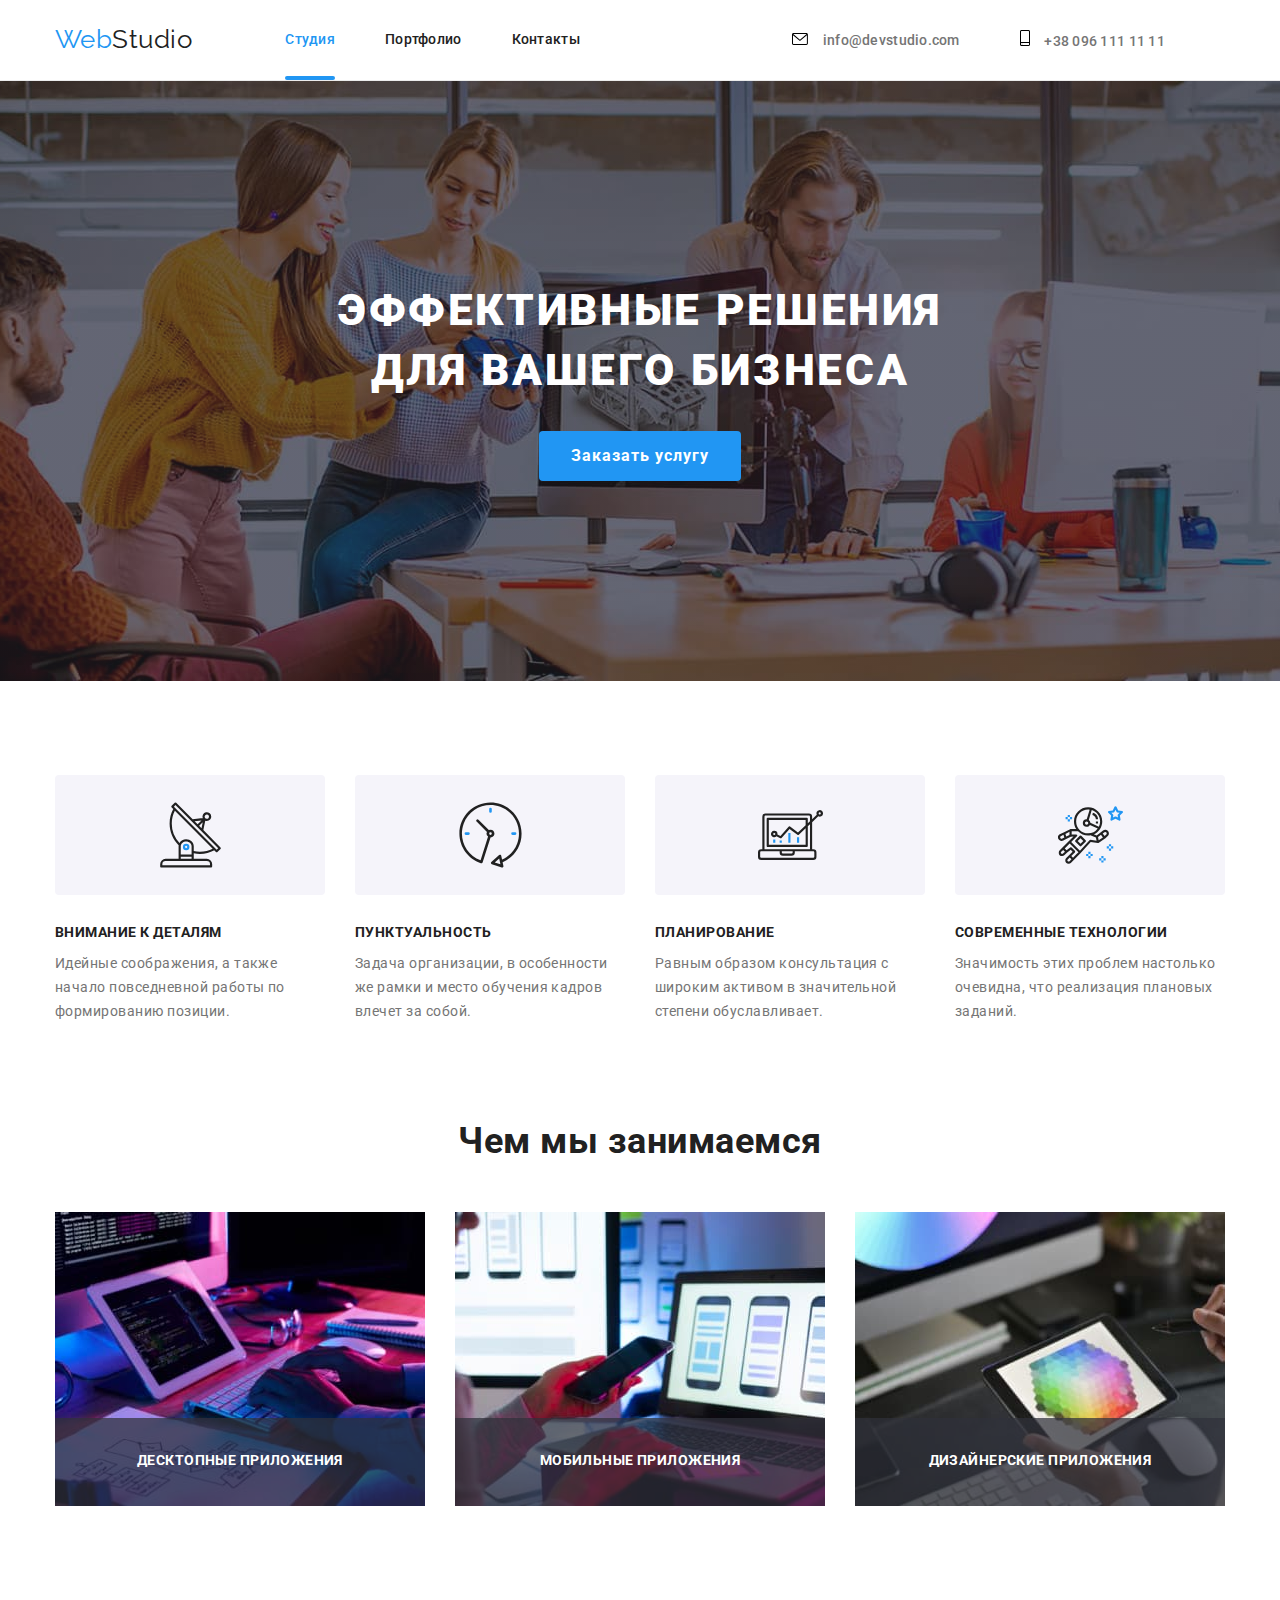
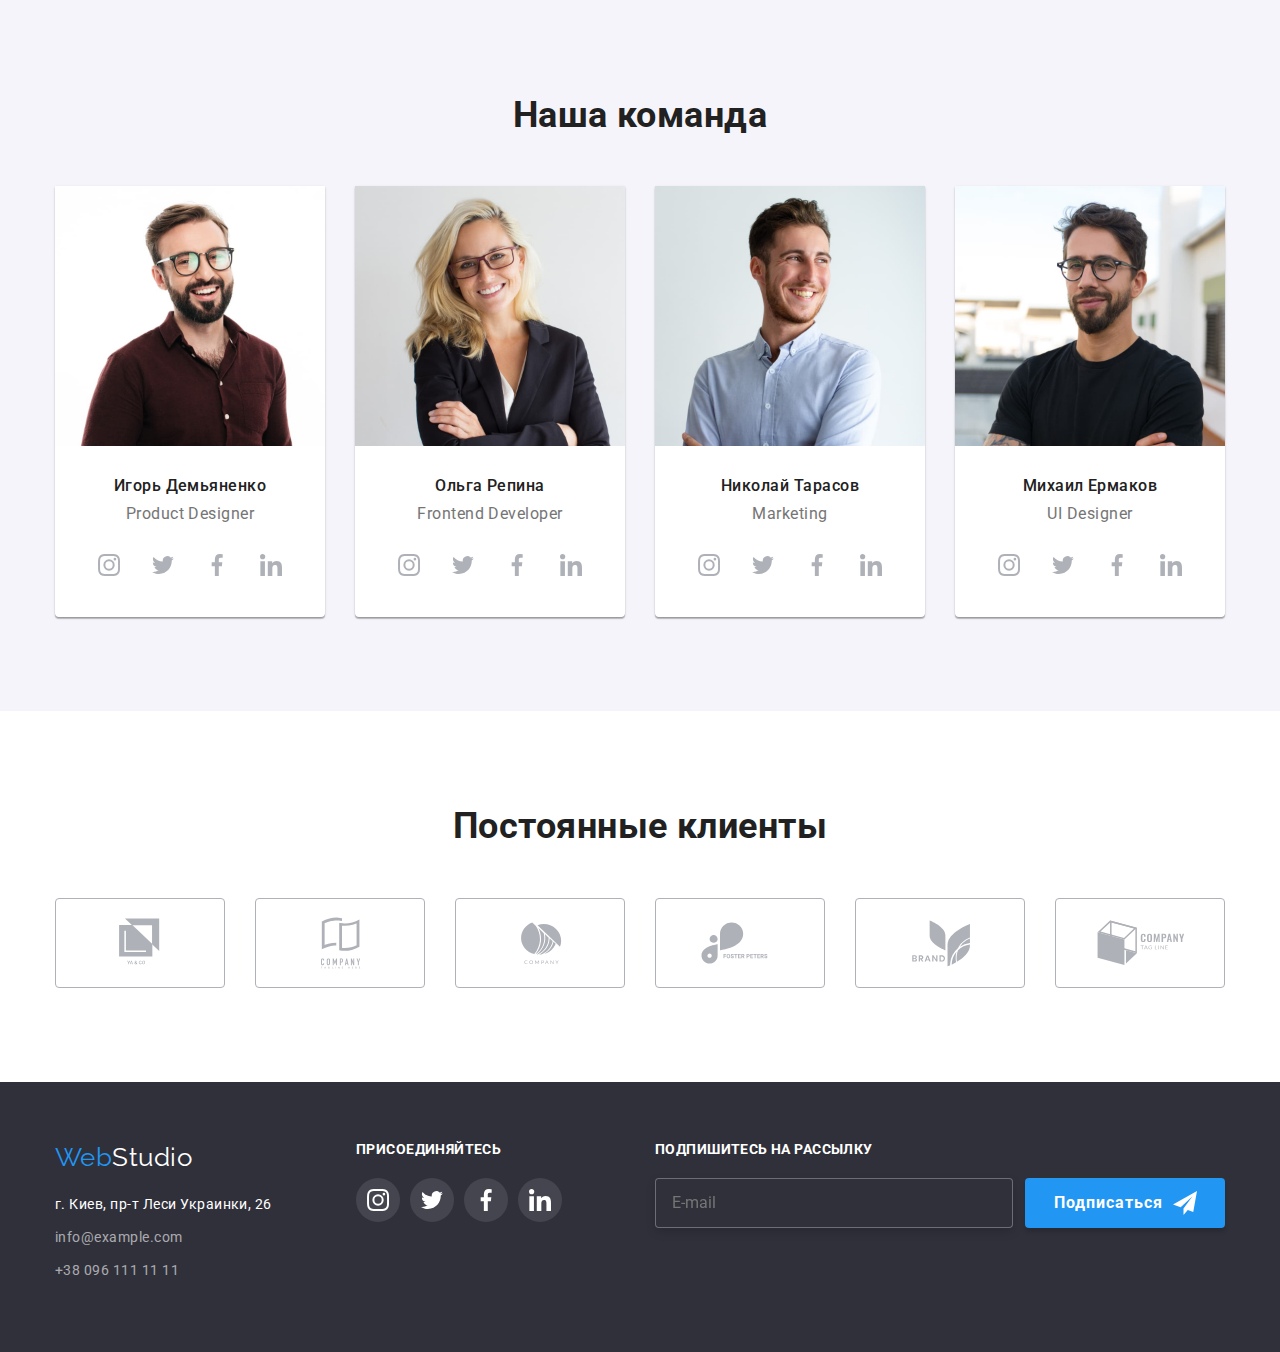
<file: index.html>
<!DOCTYPE html>
<html lang="en">
  <head>
    <link
      rel="stylesheet"
      href="https://cdn.jsdelivr.net/npm/modern-normalize@0.7.0/modern-normalize.min.css"
    />
    <meta charset="UTF-8" />
    <meta name="viewport" content="width=device-width, initial-scale=1.0" />
    <title>Document</title>
    <link
      href="https://fonts.googleapis.com/css2?family=Raleway:wght@700&family=Roboto:wght@400;500;700;900&display=swap"
      rel="stylesheet"
    />
    <!-- <link rel="stylesheet" href="./css/styles.css" /> -->
    <link rel="stylesheet" href="./css/main.min.css" />
    <style>
      a {
        text-decoration: none;
      }
    </style>
  </head>
  <body class="body">
    <!-- Шапка сайта -->
    <header class="line">
      <div class="conteiner header">
        <nav class="menu">
          <a href="" class="logo"><span class="accent">Web</span>Studio</a>
          <ul class="site-nav list">
            <li class="item">
              <a href="" class="link current underline link-studio">Студия</a>
            </li>
            <li class="item">
              <a href="./portfolio.html" class="link">Портфолио</a>
            </li>
            <li class="item"><a href="" class="link">Контакты</a></li>
          </ul>
        </nav>
        <ul class="auth-nav list">
          <li class="item">
            <a href="mailto:info@devstudio.com" class="envelope">
              <svg class="icon-envelope" width="16px" height="12px">
                <use href="./images/sprite.svg#envelope"></use>
              </svg>
            </a>
            <a href="mailto:info@devstudio.com" class="link envelope"
              >info@devstudio.com</a
            >
          </li>
          <li class="item">
            <a href="tel:+380961111111" class="smartphone">
              <svg class="icon-smartphone" width="10px" height="16px">
                <use href="./images/sprite.svg#smartphone"></use>
              </svg>
            </a>
            <a href="tel:+380961111111" class="link smartphone"
              >+38 096 111 11 11</a
            >
          </li>
        </ul>
      </div>
    </header>
    <main>
      <!-- Герой -->
      <section class="hero overlay">
        <div class="conteiner">
          <h1 class="hero-title">
            Эффективные решения <br />
            для вашего бизнеса
          </h1>
          <div class="hero-button">
            <button data-modal-open class="button">Заказать услугу</button>
            <div class="backdrop is-hidden" data-modal>
              <div class="modal">
                <button data-modal-close class="button-close">
                  <svg class="icon-close" width="11" height="11">
                    <use href="./images/sprite.svg#close"></use>
                  </svg>
                </button>
                <form class="modal-form">
                  <b class="modal-heading"
                    >Оставьте свои данные, мы вам перезвоним</b
                  >
                  <div class="form-field">
                    <label for="name" class="form-lable">Имя</label>
                    <input
                      type="text"
                      name="name"
                      id="name"
                      class="form-input"
                    />
                    <svg class="icon-modal-name" width="12px" height="12px">
                      <use href="./images/sprite.svg#modal-name"></use>
                    </svg>
                  </div>
                  <div class="form-field">
                    <label for="tel" class="form-lable">Телефон</label>
                    <input
                      type="tel"
                      name="telephone"
                      id="tel"
                      class="form-input"
                    />
                    <svg class="icon-modal-name" width="13px" height="13px">
                      <use href="./images/sprite.svg#modal-telefon"></use>
                    </svg>
                  </div>
                  <div class="form-field">
                    <label for="email" class="form-lable">Почта</label>
                    <input
                      type="email"
                      name="email"
                      id="email"
                      class="form-input"
                    />
                    <svg class="icon-modal-name" width="15px" height="12px">
                      <use href="./images/sprite.svg#modal-envelope"></use>
                    </svg>
                  </div>
                  <div class="form-field">
                    <label for="comment" class="form-lable">Комментарий</label>
                    <textarea
                      name="comment"
                      id="comment"
                      placeholder="Введите текст"
                      class="modal-comment form-input"
                    ></textarea>
                  </div>
                  <div class="modal-checkbox">
                    <label for="agreement" class="terms">
                      <input
                        type="checkbox"
                        name="agreement"
                        id="agreement"
                        class="icon-checkbox"
                      />
                      <span class="icon-checkbox-sprite"></span>
                      Соглашаюсь с рассылкой и принимаю
                      <a href="" class="link-contract"
                        >Условия договора</a
                      ></label
                    >
                  </div>
                  <button type="submit" class="button-send">Отправить</button>
                </form>
              </div>
            </div>
          </div>
        </div>
      </section>
      <!-- Наши преимущества -->
      <section class="advantages">
        <div class="conteiner">
          <h2 class="advantages-title visually-hidden">Наши преимущества</h2>
          <ul class="list list-advantages">
            <li class="detail">
              <div class="antenna">
                <svg class="icon-antenna" width="65px" height="120px">
                  <use href="./images/sprite.svg#antenna"></use>
                </svg>
              </div>
              <h3 class="title">Внимание к деталям</h3>
              <p class="text">
                Идейные соображения, а также начало повседневной работы по
                формированию позиции.
              </p>
            </li>
            <li class="detail">
              <div class="clock">
                <svg class="icon-clock" width="65px" height="120px">
                  <use href="./images/sprite.svg#clock"></use>
                </svg>
              </div>
              <h3 class="title">Пунктуальность</h3>
              <p class="text">
                Задача организации, в особенности же рамки и место обучения
                кадров влечет за собой.
              </p>
            </li>
            <li class="detail">
              <div class="diagram">
                <svg class="icon-diagram" width="65px" height="120px">
                  <use href="./images/sprite.svg#diagram"></use>
                </svg>
              </div>
              <h3 class="title">Планирование</h3>
              <p class="text">
                Равным образом консультация с широким активом в значительной
                степени обуславливает.
              </p>
            </li>
            <li class="detail">
              <div class="astronaut">
                <svg class="icon-astronaut" width="65px" height="120px">
                  <use href="./images/sprite.svg#astronaut"></use>
                </svg>
              </div>
              <h3 class="title">Современные технологии</h3>
              <p class="text">
                Значимость этих проблем настолько очевидна, что реализация
                плановых заданий.
              </p>
            </li>
          </ul>
        </div>
      </section>
      <!-- Чем мы занимаемся -->
      <section class="activity">
        <div class="conteiner">
          <h2 class="activity-title">Чем мы занимаемся</h2>
          <div class="development">
            <div class="development-options">
              <img
                src="./images/desktop.jpg"
                alt="Десктопные приложения"
                width="370"
              />
              <p class="activity-text">ДЕСКТОПНЫЕ ПРИЛОЖЕНИЯ</p>
            </div>
            <div class="development-options">
              <img
                class="hover-img"
                src="./images/mobile.jpg"
                alt="Мобильные приложения"
                width="370"
              />
              <p class="activity-text">МОБИЛЬНЫЕ ПРИЛОЖЕНИЯ</p>
            </div>
            <div class="development-options">
              <img
                src="./images/designer.jpg"
                alt="Дизайнерские решения"
                width="370"
              />
              <p class="activity-text">ДИЗАЙНЕРСКИЕ ПРИЛОЖЕНИЯ</p>
            </div>
          </div>
        </div>
      </section>
      <!-- Наша команда -->
      <section class="section">
        <div class="conteiner">
          <h2 class="section-title">Наша команда</h2>
          <ul class="list features">
            <li class="person">
              <img
                class="img-name"
                src="./images/igor.jpg"
                alt="Игорь Демьяненко"
                width="270"
              />
              <h3 class="name">Игорь Демьяненко</h3>
              <p class="text">Product Designer</p>
              <div class="social">
                <a href="" class="link-instagram">
                  <svg class="icon-instagram" width="22px" height="22px">
                    <use href="./images/sprite.svg#instagram"></use>
                  </svg>
                </a>
                <a href="" class="link-twitter">
                  <svg class="icon-twitter" width="22px" height="22px">
                    <use href="./images/sprite.svg#twitter"></use>
                  </svg>
                </a>
                <a href="" class="link-facebook">
                  <svg class="icon-facebook" width="22" height="22px">
                    <use href="./images/sprite.svg#facebook"></use>
                  </svg>
                </a>
                <a href="" class="link-linkedin">
                  <svg class="icon-linkedin" width="22px" height="22px">
                    <use href="./images/sprite.svg#linkedin"></use>
                  </svg>
                </a>
              </div>
            </li>
            <li class="person">
              <img
                class="img-name"
                src="./images/olga.jpg"
                alt="Ольга Репина"
                width="270"
              />
              <h3 class="name">Ольга Репина</h3>
              <p class="text">Frontend Developer</p>
              <div class="social">
                <a href="" class="link-instagram">
                  <svg class="icon-instagram" width="22px" height="22px">
                    <use href="./images/sprite.svg#instagram"></use>
                  </svg>
                </a>
                <a href="" class="link-twitter">
                  <svg class="icon-twitter" width="22px" height="22px">
                    <use href="./images/sprite.svg#twitter"></use>
                  </svg>
                </a>
                <a href="" class="link-facebook">
                  <svg class="icon-facebook" width="22" height="22px">
                    <use href="./images/sprite.svg#facebook"></use>
                  </svg>
                </a>
                <a href="" class="link-linkedin">
                  <svg class="icon-linkedin" width="22px" height="22px">
                    <use href="./images/sprite.svg#linkedin"></use>
                  </svg>
                </a>
              </div>
            </li>
            <li class="person">
              <img
                class="img-name"
                src="./images/nikolay.jpg"
                alt="Николай Тарасов"
                width="270"
              />
              <h3 class="name">Николай Тарасов</h3>
              <p class="text">Marketing</p>
              <div class="social">
                <a href="" class="link-instagram">
                  <svg class="icon-instagram" width="22px" height="22px">
                    <use href="./images/sprite.svg#instagram"></use>
                  </svg>
                </a>
                <a href="" class="link-twitter">
                  <svg class="icon-twitter" width="22px" height="22px">
                    <use href="./images/sprite.svg#twitter"></use>
                  </svg>
                </a>
                <a href="" class="link-facebook">
                  <svg class="icon-facebook" width="22" height="22px">
                    <use href="./images/sprite.svg#facebook"></use>
                  </svg>
                </a>
                <a href="" class="link-linkedin">
                  <svg class="icon-linkedin" width="22px" height="22px">
                    <use href="./images/sprite.svg#linkedin"></use>
                  </svg>
                </a>
              </div>
            </li>
            <li class="person">
              <img
                class="img-name"
                src="./images/mihail.jpg"
                alt="Михаил Ермаков"
                width="270"
              />
              <h3 class="name">Михаил Ермаков</h3>
              <p class="text">UI Designer</p>
              <div class="social">
                <a href="" class="link-instagram">
                  <svg class="icon-instagram" width="22px" height="22px">
                    <use href="./images/sprite.svg#instagram"></use>
                  </svg>
                </a>
                <a href="" class="link-twitter">
                  <svg class="icon-twitter" width="22px" height="22px">
                    <use href="./images/sprite.svg#twitter"></use>
                  </svg>
                </a>
                <a href="" class="link-facebook">
                  <svg class="icon-facebook" width="22" height="22px">
                    <use href="./images/sprite.svg#facebook"></use>
                  </svg>
                </a>
                <a href="" class="link-linkedin">
                  <svg class="icon-linkedin" width="22px" height="22px">
                    <use href="./images/sprite.svg#linkedin"></use>
                  </svg>
                </a>
              </div>
            </li>
          </ul>
        </div>
      </section>
      <!-- Постоянные клиенты -->
      <section class="clients">
        <div class="conteiner">
          <h2 class="title-clients">Постоянные клиенты</h2>
          <ul class="list-clients">
            <li class="list">
              <a href="" class="client1">
                <svg class="icon-client1" width="170px" height="90px">
                  <use href="./images/sprite.svg#client1"></use>
                </svg>
              </a>
            </li>
            <li class="list">
              <a href="" class="client2">
                <svg class="icon-client2" width="170px" height="90px">
                  <use href="./images/sprite.svg#client2"></use>
                </svg>
              </a>
            </li>
            <li class="list">
              <a href="" class="client2">
                <svg class="icon-client3" width="170px" height="90px">
                  <use href="./images/sprite.svg#client3"></use>
                </svg>
              </a>
            </li>
            <li class="list">
              <a href="" class="client4">
                <svg class="icon-client4" width="170px" height="90px">
                  <use href="./images/sprite.svg#client4"></use>
                </svg>
              </a>
            </li>
            <li class="list">
              <a href="" class="client5">
                <svg class="icon-client5" width="170px" height="90px">
                  <use href="./images/sprite.svg#client5"></use>
                </svg>
              </a>
            </li>
            <li class="list">
              <a href="" class="client6">
                <svg class="icon-client6" width="170px" height="90px">
                  <use href="./images/sprite.svg#client6"></use>
                </svg>
              </a>
            </li>
          </ul>
        </div>
      </section>
    </main>
    <footer class="footer">
      <div class="conteiner-footer">
        <ul class="list list-footer">
          <li class="footer-blok">
            <a href="" class="logo-footer"
              ><span class="accent">Web</span>Studio</a
            >
            <address class="contacts">
              <a class="title-address" href=""
                >г. Киев, пр-т Леси Украинки, 26</a
              >
              <a class="title" href="mailto:info@example.com"
                >info@example.com</a
              >
              <a class="title" href="tel:+380961111111">+38 096 111 11 11</a>
            </address>
          </li>
          <li class="social-networks">
            <b class="welcome">ПРИСОЕДИНЯЙТЕСЬ</b>
            <div class="social-footer">
              <a href="" class="link-instagram">
                <svg class="icon-instagram-footer" width="22px" height="22px">
                  <use href="./images/sprite.svg#instagram"></use>
                </svg>
              </a>
              <a href="" class="link-twitter">
                <svg class="icon-twitter-footer" width="22px" height="22px">
                  <use href="./images/sprite.svg#twitter"></use>
                </svg>
              </a>
              <a href="" class="link-facebook">
                <svg class="icon-facebook-footer" width="22" height="22px">
                  <use href="./images/sprite.svg#facebook"></use>
                </svg>
              </a>
              <a href="" class="link-linkedin">
                <svg class="icon-linkedin-footer" width="22px" height="22px">
                  <use href="./images/sprite.svg#linkedin"></use>
                </svg>
              </a>
            </div>
          </li>
          <li class="subscribe">
            <b class="welcome">ПОДПИШИТЕСЬ НА РАССЫЛКУ</b>
            <form class="subscribe-section">
              <input
                type="email"
                name="email"
                placeholder="E-mail"
                class="subscribe-email"
              />
              <button type="submit" class="button-subscribe">
                Подписаться<svg class="icon-send" width="24" height="24">
                  <use href="./images/sprite.svg#send"></use>
                </svg>
              </button>
            </form>
          </li>
        </ul>
      </div>
    </footer>
    <script src="./js/modal.js"></script>
  </body>
</html>
</file>
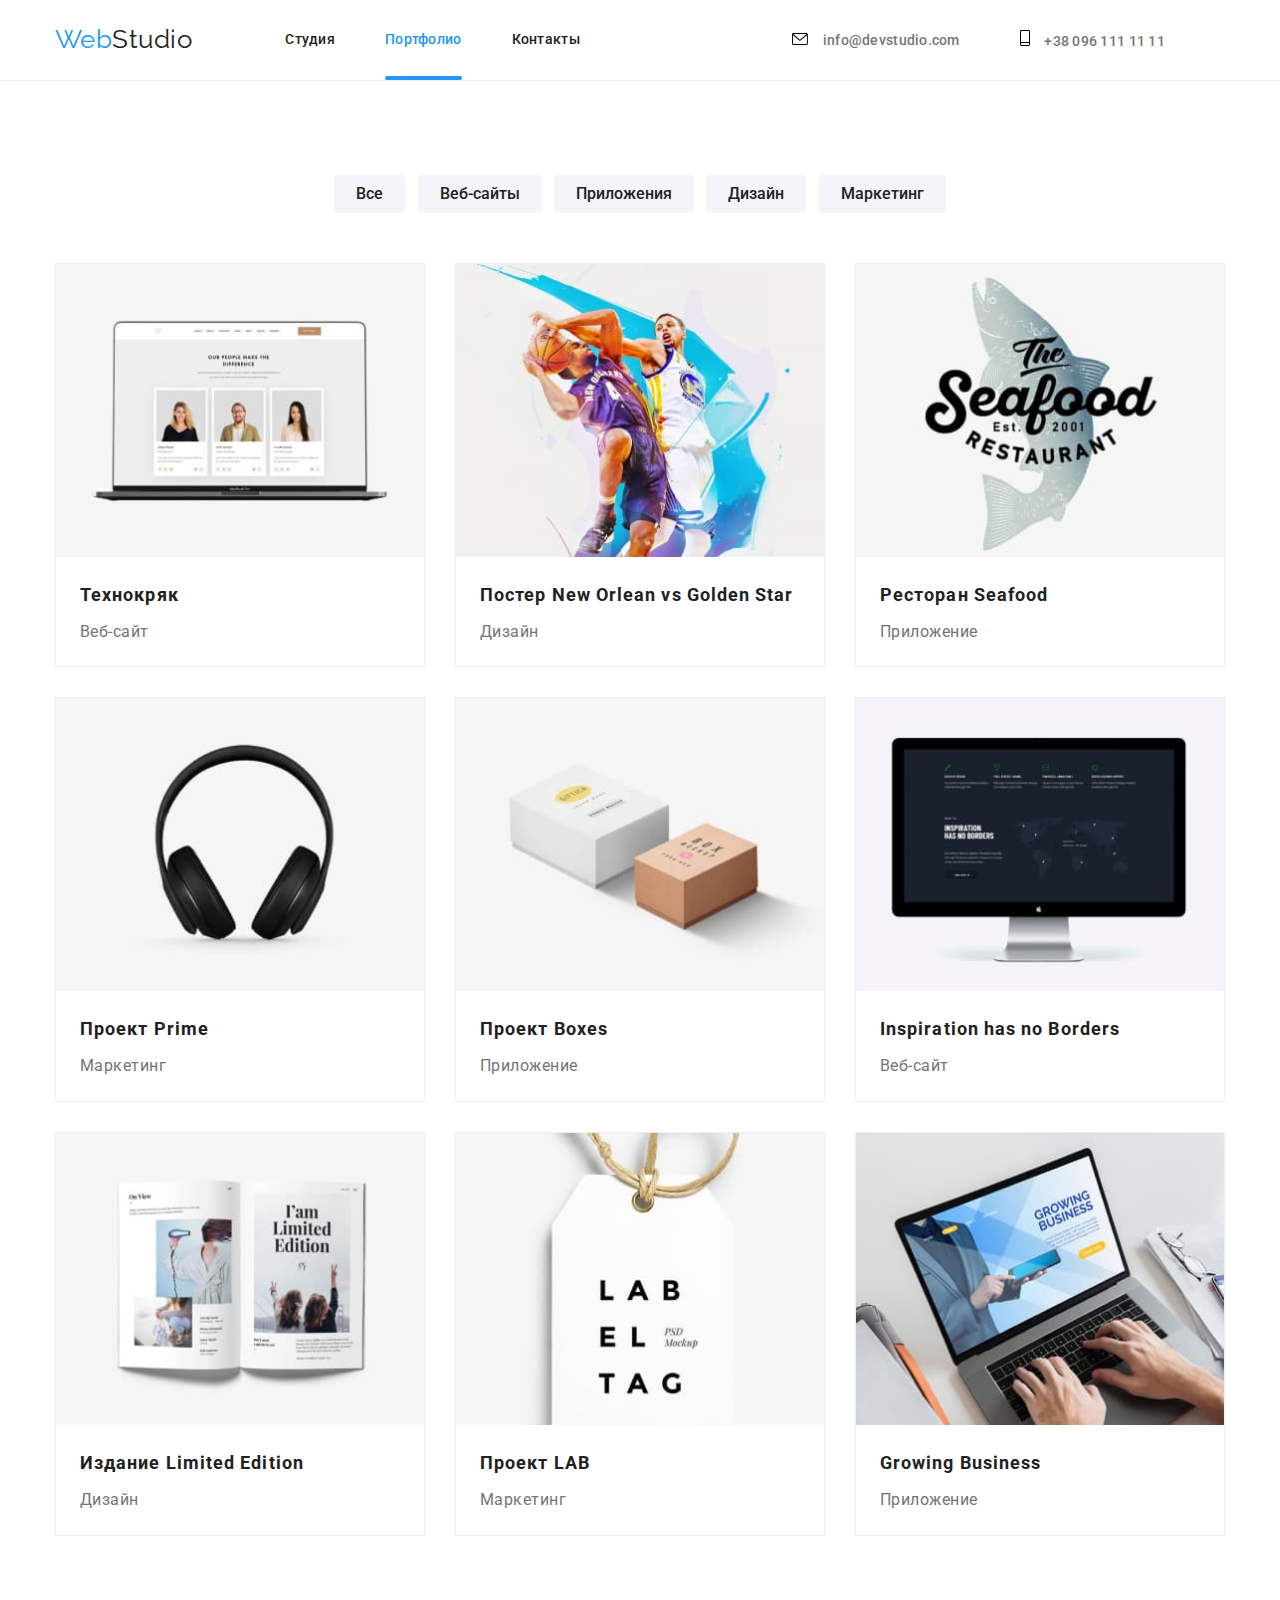
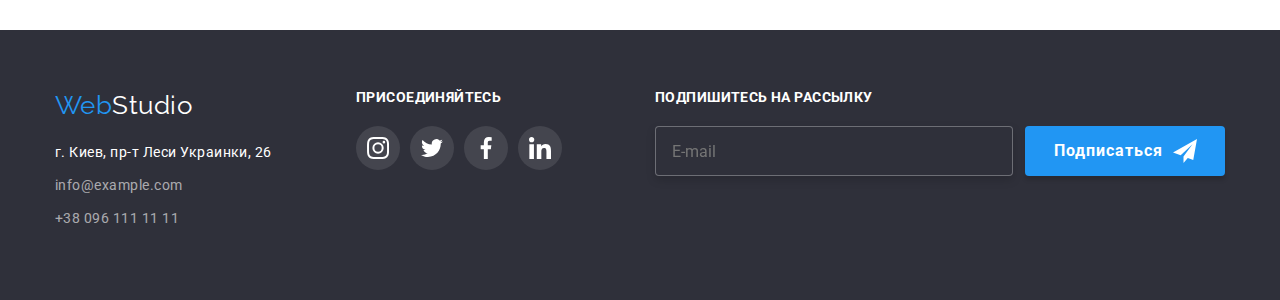
<file: portfolio.html>
<!DOCTYPE html>
<html lang="en">
  <head>
    <link
      rel="stylesheet"
      href="https://cdn.jsdelivr.net/npm/modern-normalize@0.7.0/modern-normalize.min.css"
    />
    <meta charset="UTF-8" />
    <meta name="viewport" content="width=device-width, initial-scale=1.0" />
    <title>Document</title>
    <link
      href="https://fonts.googleapis.com/css2?family=Raleway:wght@700&family=Roboto:wght@400;500;700;900&display=swap"
      rel="stylesheet"
    />

    <!-- <link rel="stylesheet" href="./css/styles.css" /> -->
    <link rel="stylesheet" href="./css/main.min.css" />
    <style>
      a {
        text-decoration: none;
      }
    </style>
  </head>
  <body class="body">
    <!-- Шапка сайта -->
    <header class="line">
      <div class="conteiner header">
        <nav class="menu">
          <a href="" class="logo"><span class="accent">Web</span>Studio</a>
          <ul class="site-nav list">
            <li class="item">
              <a href="./index.html " class="link">Студия</a>
            </li>
            <li class="item">
              <a
                href="./portfolio.html"
                class="link current underline link-studio"
                >Портфолио</a
              >
            </li>
            <li class="item"><a href="" class="link">Контакты</a></li>
          </ul>
        </nav>
        <ul class="auth-nav list">
          <li class="item">
            <div>
              <a href="mailto:info@devstudio.com" class="envelope">
                <svg class="icon-envelope" width="16px" height="12px">
                  <use href="./images/sprite.svg#envelope"></use>
                </svg>
              </a>
              <a href="mailto:info@devstudio.com" class="link envelope"
                >info@devstudio.com</a
              >
            </div>
          </li>
          <li class="item">
            <a href="tel:+380961111111" class="smartphone">
              <svg class="icon-smartphone" width="10px" height="16px">
                <use href="./images/sprite.svg#smartphone"></use>
              </svg>
            </a>
            <a href="tel:+380961111111" class="link smartphone"
              >+38 096 111 11 11</a
            >
          </li>
        </ul>
      </div>
    </header>
    <main>
      <!-- Портфолио -->
      <section class="portfolio">
        <div class="conteiner-portfolio">
          <h1 class="portfolio-header visually-hidden">Портфолио</h1>
          <nav>
            <div>
              <button type="button" class="button-portfolio">Все</button>
              <button type="button" class="button-portfolio">Веб-сайты</button>
              <button type="button" class="button-portfolio">Приложения</button>
              <button type="button" class="button-portfolio">Дизайн</button>
              <button type="button" class="button-portfolio">Маркетинг</button>
            </div>
          </nav>
        </div>
      </section>
      <!-- Портфолио Все -->
      <section class="section-portfolio">
        <ul class="list-portfolio conteiner">
          <li class="block">
            <a href="">
              <div class="actions">
                <img src="./images/project1.jpg" alt="Технокряк" />
                <p class="actions-text">
                  Технокряк это современная площадка распространения
                  коронавируса. Компании используют эту платформу для цифрового
                  шпионажа и атак на защищённые сервера конкурентов.
                </p>
              </div>
              <h2 class="link">Технокряк</h2>
              <p class="portfolio-text">Веб-сайт</p>
            </a>
          </li>
          <li class="block">
            <a href="">
              <div class="actions">
                <img
                  src="./images/project2.jpg"
                  alt="Постер New Orlean vs Golden Star"
                />
                <p class="actions-text">
                  Технокряк это современная площадка распространения
                  коронавируса. Компании используют эту платформу для цифрового
                  шпионажа и атак на защищённые сервера конкурентов.
                </p>
              </div>
              <h2 class="link">Постер New Orlean vs Golden Star</h2>
              <p class="portfolio-text">Дизайн</p>
            </a>
          </li>
          <li class="block">
            <a href="">
              <div class="actions">
                <img src="./images/project3.jpg" alt="Ресторан Seafood" />
                <p class="actions-text">
                  Технокряк это современная площадка распространения
                  коронавируса. Компании используют эту платформу для цифрового
                  шпионажа и атак на защищённые сервера конкурентов.
                </p>
              </div>
              <h2 class="link">Ресторан Seafood</h2>
              <p class="portfolio-text">Приложение</p>
            </a>
          </li>
          <li class="block">
            <a href="">
              <div class="actions">
                <img src="./images/project4.jpg" alt="Проект Prime" />
                <p class="actions-text">
                  Технокряк это современная площадка распространения
                  коронавируса. Компании используют эту платформу для цифрового
                  шпионажа и атак на защищённые сервера конкурентов.
                </p>
              </div>
              <h2 class="link">Проект Prime</h2>
              <p class="portfolio-text">Маркетинг</p>
            </a>
          </li>
          <li class="block">
            <a href="">
              <div class="actions">
                <img src="./images/project5.jpg" alt="Проект Boxes" />
                <p class="actions-text">
                  Технокряк это современная площадка распространения
                  коронавируса. Компании используют эту платформу для цифрового
                  шпионажа и атак на защищённые сервера конкурентов.
                </p>
              </div>
              <h2 class="link">Проект Boxes</h2>
              <p class="portfolio-text">Приложение</p>
            </a>
          </li>
          <li class="block">
            <a href="">
              <div class="actions">
                <img
                  src="./images/project6.jpg"
                  alt="Inspiration has no Borders"
                />
                <p class="actions-text">
                  Технокряк это современная площадка распространения
                  коронавируса. Компании используют эту платформу для цифрового
                  шпионажа и атак на защищённые сервера конкурентов.
                </p>
              </div>
              <h2 class="link">Inspiration has no Borders</h2>
              <p class="portfolio-text">Веб-сайт</p>
            </a>
          </li>
          <li class="block">
            <a href="">
              <div class="actions">
                <img
                  src="./images/project7.jpg"
                  alt="Издание Limited Edition"
                />
                <p class="actions-text">
                  Технокряк это современная площадка распространения
                  коронавируса. Компании используют эту платформу для цифрового
                  шпионажа и атак на защищённые сервера конкурентов.
                </p>
              </div>
              <h2 class="link">Издание Limited Edition</h2>
              <p class="portfolio-text">Дизайн</p>
            </a>
          </li>
          <li class="block">
            <a href="">
              <div class="actions">
                <img src="./images/project8.jpg" alt="Проект LAB" />
                <p class="actions-text">
                  Технокряк это современная площадка распространения
                  коронавируса. Компании используют эту платформу для цифрового
                  шпионажа и атак на защищённые сервера конкурентов.
                </p>
              </div>
              <h2 class="link">Проект LAB</h2>
              <p class="portfolio-text">Маркетинг</p>
            </a>
          </li>
          <li class="block">
            <a href="">
              <div class="actions">
                <img src="./images/project9.jpg" alt="Growing Business" />
                <p class="actions-text">
                  Технокряк это современная площадка распространения
                  коронавируса. Компании используют эту платформу для цифрового
                  шпионажа и атак на защищённые сервера конкурентов.
                </p>
              </div>
              <h2 class="link">Growing Business</h2>
              <p class="portfolio-text">Приложение</p>
            </a>
          </li>
        </ul>
      </section>
    </main>
    <footer class="footer">
      <div class="conteiner-footer">
        <ul class="list list-footer">
          <li class="footer-blok">
            <a href="" class="logo-footer"
              ><span class="accent">Web</span>Studio</a
            >
            <address class="contacts">
              <a class="title-address" href=""
                >г. Киев, пр-т Леси Украинки, 26</a
              >
              <a class="title" href="mailto:info@example.com"
                >info@example.com</a
              >
              <a class="title" href="tel:+380961111111">+38 096 111 11 11</a>
            </address>
          </li>
          <li class="social-networks">
            <b class="welcome">ПРИСОЕДИНЯЙТЕСЬ</b>
            <div class="social-footer">
              <a href="" class="link-instagram">
                <svg class="icon-instagram-footer" width="22px" height="22px">
                  <use href="./images/sprite.svg#instagram"></use>
                </svg>
              </a>
              <a href="" class="link-twitter">
                <svg class="icon-twitter-footer" width="22px" height="22px">
                  <use href="./images/sprite.svg#twitter"></use>
                </svg>
              </a>
              <a href="" class="link-facebook">
                <svg class="icon-facebook-footer" width="22" height="22px">
                  <use href="./images/sprite.svg#facebook"></use>
                </svg>
              </a>
              <a href="" class="link-linkedin">
                <svg class="icon-linkedin-footer" width="22px" height="22px">
                  <use href="./images/sprite.svg#linkedin"></use>
                </svg>
              </a>
            </div>
          </li>
          <li class="subscribe">
            <b class="welcome">ПОДПИШИТЕСЬ НА РАССЫЛКУ</b>
            <form class="subscribe-section">
              <input
                type="email"
                name="email"
                placeholder="E-mail"
                class="subscribe-email"
              />
              <button type="submit" class="button-subscribe">
                Подписаться<svg class="icon-send" width="24" height="24">
                  <use href="./images/sprite.svg#send"></use>
                </svg>
              </button>
            </form>
          </li>
        </ul>
      </div>
    </footer>
  </body>
</html>
</file>
<file: css/main.min.css>
.body{background-color:#ffffff;color:var(--primary-text-color);font-family:Roboto, sans-serif;letter-spacing:0.03em}.list{list-style:none;margin:0px;padding:0px}.conteiner{width:1200px;padding-left:15px;padding-right:15px;margin-left:auto;margin-right:auto;margin-top:0px;margin-bottom:0px}.visually-hidden{position:absolute;width:1px;height:1px;margin:-1px;border:0;padding:0;clip:rect(0 0 0 0);overflow:hidden}img,svg{display:block;max-width:100%;height:auto}.header{display:-webkit-box;display:-ms-flexbox;display:flex;-webkit-box-align:center;-ms-flex-align:center;align-items:center;margin-bottom:0px}.menu{display:-webkit-box;display:-ms-flexbox;display:flex;-webkit-box-align:center;-ms-flex-align:center;align-items:center}.site-nav{display:-webkit-box;display:-ms-flexbox;display:flex}.site-nav .item{margin-right:50px}.site-nav .item:last-child{margin-right:0px}.site-nav .link{display:block;padding-top:32px;padding-bottom:32px;color:#212121;font-weight:500;font-size:14px;line-height:1.14;letter-spacing:0.02em;-webkit-transition:250ms cubic-bezier(0.4, 0, 0.2, 1);transition:250ms cubic-bezier(0.4, 0, 0.2, 1)}.site-nav .link.current{color:#2196f3}.site-nav .link:hover,.site-nav .link:focus{color:#2196f3}.auth-nav{display:-webkit-box;display:-ms-flexbox;display:flex;-webkit-box-align:center;-ms-flex-align:center;align-items:center;margin-left:auto}.auth-nav .item{margin-right:50px}.item:hover{fill:#2196f3}.auth-nav .link{color:#757575;font-weight:500;font-size:14px;line-height:1.14;letter-spacing:0.02em;-webkit-transition:250ms cubic-bezier(0.4, 0, 0.2, 1);transition:250ms cubic-bezier(0.4, 0, 0.2, 1)}.auth-nav .link:hover,.auth-nav .link:focus{color:#2196f3}.envelope{border:none;margin-right:10px;background-color:#fff;-webkit-transition:250ms cubic-bezier(0.4, 0, 0.2, 1);transition:250ms cubic-bezier(0.4, 0, 0.2, 1);display:-webkit-inline-box;display:-ms-inline-flexbox;display:inline-flex;-webkit-box-align:center;-ms-flex-align:center;align-items:center}.smartphone{border:none;margin-right:10px;background-color:#fff;-webkit-transition:250ms cubic-bezier(0.4, 0, 0.2, 1);transition:250ms cubic-bezier(0.4, 0, 0.2, 1);display:-webkit-inline-box;display:-ms-inline-flexbox;display:inline-flex;-webkit-box-align:center;-ms-flex-align:center;align-items:center}.underline::after{content:"";display:block;width:100%;height:4px;border-radius:2px;background:#2196f3;position:absolute;left:0;bottom:0;margin:0px;padding:0px}.link-studio{position:relative}.logo{display:block;padding-top:24px;padding-bottom:25px;margin-right:93px;color:#212121;font-family:Raleway, sans-serif;font-size:26px;line-height:1.2;-webkit-transition:250ms cubic-bezier(0.4, 0, 0.2, 1);transition:250ms cubic-bezier(0.4, 0, 0.2, 1)}.logo:hover,.logo:focus{color:#2196f3}.logo .accent{color:#2196f3}.overlay{max-width:1600px;height:600px;margin-left:auto;margin-right:auto;background-image:-webkit-gradient(linear, left top, right top, from(rgba(47,48,58,0.4)), to(rgba(47,48,58,0.4))),url(../images/hero.jpg);background-image:linear-gradient(to right, rgba(47,48,58,0.4), rgba(47,48,58,0.4)),url(../images/hero.jpg);background-repeat:no-repeat;background-position:center;background-size:cover}.hero{background-color:#2f303a;text-align:center;padding-top:200px;padding-bottom:200px}.hero-title{display:block;margin-top:0px;margin-bottom:30px;color:#fff;font-style:400;font-weight:900;font-size:44px;line-height:1.36;text-align:center;letter-spacing:0.06em;text-transform:uppercase}.button{border-radius:4px;padding-left:32px;padding-right:32px;padding-top:10px;padding-bottom:10px;min-width:200px;height:50px;text-align:center;border:1px transparent;color:#fff;background-color:#2196f3;border:#2196f3;font-family:inherit;font-weight:bold;font-size:16px;line-height:1.88;letter-spacing:0.06em}.backdrop{z-index:1;position:fixed;top:0px;left:0px;width:100%;height:100%;background:rgba(0,0,0,0.2);opacity:1;-webkit-transition:opasity 250ms cubic-bezier(0.4, 0, 0.2, 1);transition:opasity 250ms cubic-bezier(0.4, 0, 0.2, 1)}.backdrop.is-hidden{opacity:0;pointer-events:none}.backdrop.is-hidden .modal{-webkit-transform:translate(-50%, -50%) scale(0.7);transform:translate(-50%, -50%) scale(0.7)}.modal{z-index:2;position:absolute;top:50%;left:50%;min-width:528px;min-height:581px;background-color:#ffffff;-webkit-box-shadow:0px 1px 3px rgba(0,0,0,0.12),0px 1px 1px rgba(0,0,0,0.14),0px 2px 1px rgba(0,0,0,0.2);box-shadow:0px 1px 3px rgba(0,0,0,0.12),0px 1px 1px rgba(0,0,0,0.14),0px 2px 1px rgba(0,0,0,0.2);border-radius:4px;-webkit-transform:translate(-50%, -50%) scale(1);transform:translate(-50%, -50%) scale(1);-webkit-transition:-webkit-transform 250ms cubic-bezier(0.4, 0, 0.2, 1);transition:-webkit-transform 250ms cubic-bezier(0.4, 0, 0.2, 1);transition:transform 250ms cubic-bezier(0.4, 0, 0.2, 1);transition:transform 250ms cubic-bezier(0.4, 0, 0.2, 1), -webkit-transform 250ms cubic-bezier(0.4, 0, 0.2, 1)}.button-close{display:-webkit-box;display:-ms-flexbox;display:flex;-webkit-box-align:center;-ms-flex-align:center;align-items:center;-webkit-box-pack:center;-ms-flex-pack:center;justify-content:center;border-radius:50%;width:30px;height:30px;background:#ffffff;border:1px solid rgba(0,0,0,0.1);-webkit-box-sizing:border-box;box-sizing:border-box;margin-right:8px;margin-top:8px;margin-left:490px}.button-close:focus .icon-close{fill:#2196f3}.icon-close{fill:#000000;-webkit-transition:250ms cubic-bezier(0.4, 0, 0.2, 1);transition:250ms cubic-bezier(0.4, 0, 0.2, 1)}.icon-close:hover{fill:#2196f3}.modal-heading{font-weight:bold;font-size:20px;line-height:23px;text-align:center;letter-spacing:0.03em;color:#212121;display:block;margin-bottom:12px}.terms{font-weight:normal;font-size:14px;line-height:1.71;letter-spacing:0.03em;color:#757575;display:-webkit-inline-box;display:-ms-inline-flexbox;display:inline-flex;-webkit-box-align:center;-ms-flex-align:center;align-items:center}.modal-form{width:528px;padding-left:40px;padding-right:40px}.modal-comment{resize:none}.form-field{position:relative;margin-bottom:10px;display:-webkit-box;display:-ms-flexbox;display:flex;-webkit-box-orient:vertical;-webkit-box-direction:normal;-ms-flex-direction:column;flex-direction:column}.form-field input,.form-field textarea{margin:0px;padding-top:15px;padding-bottom:15px;padding-left:42px;border:1px solid rgba(33,33,33,0.2);-webkit-box-sizing:border-box;box-sizing:border-box;border-radius:4px;-webkit-transition:250ms cubic-bezier(0.4, 0, 0.2, 1);transition:250ms cubic-bezier(0.4, 0, 0.2, 1)}.form-field textarea{margin:0px;padding:15px;width:448px;height:120px}.form-field textarea::-webkit-input-placeholder{font-weight:300px;font-size:12px;line-height:1.17;letter-spacing:0.01em;color:rgba(117,117,117,0.5)}.form-field textarea:-ms-input-placeholder{font-weight:300px;font-size:12px;line-height:1.17;letter-spacing:0.01em;color:rgba(117,117,117,0.5)}.form-field textarea::-ms-input-placeholder{font-weight:300px;font-size:12px;line-height:1.17;letter-spacing:0.01em;color:rgba(117,117,117,0.5)}.form-field textarea::placeholder{font-weight:300px;font-size:12px;line-height:1.17;letter-spacing:0.01em;color:rgba(117,117,117,0.5)}.form-field textarea:hover,.form-field textarea:focus{border:1px solid #2196f3}.form-field label{font-weight:normal;font-size:12px;line-height:1.16;letter-spacing:0.01em;color:#757575;text-align:left;margin-bottom:4px}.form-field input{width:448px;height:40px}.form-field input:hover,.form-field input:focus{border:1px solid #2196f3}.form-field:hover .icon-modal-name{fill:#2196f3}.link-contract{color:#2196f3;text-decoration:underline}.form-input:focus-within{color:#2196f3;outline:none}.icon-modal-name{position:absolute;top:30px;left:15px;-webkit-transition:250ms cubic-bezier(0.4, 0, 0.2, 1);transition:250ms cubic-bezier(0.4, 0, 0.2, 1)}.icon-checkbox{position:absolute;width:1px;height:1px;margin:-1px;border:0px;padding:0px;clip:rect(0 0 0 0);overflow:hidden}.icon-checkbox:checked+.icon-checkbox-sprite{background-color:#2196f3;background-image:url("../images/full-check.svg");background-size:contain;background-origin:border-box;border:2px solid #2196f3}.icon-checkbox-sprite{display:inline-block;width:16px;height:15px;border:2px solid #212121;border-radius:3px;margin-right:7px;-webkit-transition:250ms cubic-bezier(0.4, 0, 0.2, 1);transition:250ms cubic-bezier(0.4, 0, 0.2, 1)}.button-send{border-radius:4px;padding-left:55px;padding-right:55px;padding-top:10px;padding-bottom:10px;min-width:200px;height:50px;-webkit-box-shadow:0px 4px 4px rgba(0,0,0,0.15);box-shadow:0px 4px 4px rgba(0,0,0,0.15);text-align:center;border:1px transparent;color:#fff;background-color:#2196f3;border:#2196f3;font-weight:bold;font-size:16px;line-height:1.88;letter-spacing:0.06em;margin-top:40px;margin-bottom:40px}.advantages{padding-top:94px;padding-bottom:94px}.advantages-title{margin-top:0px;margin-bottom:50px;color:#212121;font-weight:700;font-size:36px;line-height:1.17;text-align:center}.detail{display:-webkit-box;display:-ms-flexbox;display:flex;-webkit-box-orient:vertical;-webkit-box-direction:normal;-ms-flex-direction:column;flex-direction:column;margin-right:30px;margin-left:0px;width:270px;height:251px}.detail .title{margin-left:0px;margin-top:30px;margin-right:0px;margin-bottom:10px;color:#212121;font-size:14px;line-height:1.14;text-transform:uppercase;font-weight:bold}.detail .text{margin:0px;font-weight:400;font-size:14px;line-height:24px}.astronaut,.diagram,.clock,.antenna{border:none;width:270px;height:120px;border-radius:4px;background-color:#f5f4fa}.icon-astronaut,.icon-diagram,.icon-clock,.icon-antenna{margin-left:103px}.activity{padding-bottom:94px}.activity-title{margin-top:0px;margin-bottom:50px;color:#212121;font-size:36px;line-height:1.17;text-align:center;font-weight:700}.activity-text{font-weight:700;font-size:14px;line-height:1.14;text-align:center;letter-spacing:0.03em;color:#fff;width:250px;position:absolute;top:80%;left:50%;-webkit-transform:translate(-50%, -50%);transform:translate(-50%, -50%)}.development{display:-webkit-box;display:-ms-flexbox;display:flex;-ms-flex-wrap:wrap;flex-wrap:wrap;-webkit-box-pack:justify;-ms-flex-pack:justify;justify-content:space-between}.development-options{width:370px;position:relative}.development-options::before{display:inline-block;content:"";width:50px;height:50px;background-color:rgba(47,48,58,0.8);opacity:0.9;position:absolute;width:100%;height:30%;left:0;bottom:0}.section{background-color:#f5f4fa;padding-top:94px;padding-bottom:94px}.section-title{margin-top:0px;margin-bottom:50px;color:#212121;font-size:36px;line-height:1.17;text-align:center;font-weight:700}.person{background-color:#fff;-webkit-box-shadow:0px 1px 3px rgba(0,0,0,0.12),0px 1px 1px rgba(0,0,0,0.14),0px 2px 1px rgba(0,0,0,0.2);box-shadow:0px 1px 3px rgba(0,0,0,0.12),0px 1px 1px rgba(0,0,0,0.14),0px 2px 1px rgba(0,0,0,0.2);border-radius:0px 0px 4px 4px;text-align:center}.list{display:-webkit-box;display:-ms-flexbox;display:flex;-webkit-box-pack:justify;-ms-flex-pack:justify;justify-content:space-between}.link:hover,.link:focus{color:#2196f3}.name{color:#212121;font-weight:500;font-size:16px;line-height:1.19;margin-top:30px;margin-bottom:9px}.text{color:#757575;font-weight:400;font-size:16px;line-height:1.19;margin:0px}.social{display:-webkit-box;display:-ms-flexbox;display:flex;-webkit-box-pack:center;-ms-flex-pack:center;justify-content:center;margin-top:20px;margin-bottom:30px}.link-instagram,.link-twitter,.link-facebook,.link-linkedin{display:-webkit-box;display:-ms-flexbox;display:flex;-webkit-box-align:center;-ms-flex-align:center;align-items:center;-webkit-box-pack:center;-ms-flex-pack:center;justify-content:center;border-radius:50%;width:44px;height:44px;background-color:#fff;-webkit-transition:250ms cubic-bezier(0.4, 0, 0.2, 1);transition:250ms cubic-bezier(0.4, 0, 0.2, 1)}.link-linkedin:hover .icon-linkedin,.link-linkedin:hover .icon-facebook,.link-linkedin:hover .icon-twitter,.link-linkedin:hover .icon-instagram,.link-linkedin:focus .icon-linkedin,.link-linkedin:focus .icon-facebook,.link-linkedin:focus .icon-twitter,.link-linkedin:focus .icon-instagram,.link-facebook:hover .icon-linkedin,.link-facebook:hover .icon-facebook,.link-facebook:hover .icon-twitter,.link-facebook:hover .icon-instagram,.link-facebook:focus .icon-linkedin,.link-facebook:focus .icon-facebook,.link-facebook:focus .icon-twitter,.link-facebook:focus .icon-instagram,.link-twitter:hover .icon-linkedin,.link-twitter:hover .icon-facebook,.link-twitter:hover .icon-twitter,.link-twitter:hover .icon-instagram,.link-twitter:focus .icon-linkedin,.link-twitter:focus .icon-facebook,.link-twitter:focus .icon-twitter,.link-twitter:focus .icon-instagram,.link-instagram:hover .icon-linkedin,.link-instagram:hover .icon-facebook,.link-instagram:hover .icon-twitter,.link-instagram:hover .icon-instagram,.link-instagram:focus .icon-linkedin,.link-instagram:focus .icon-facebook,.link-instagram:focus .icon-twitter,.link-instagram:focus .icon-instagram{fill:#fff;outline:none}.icon-instagram,.icon-twitter,.icon-facebook,.icon-linkedin{fill:#afb1b8}.clients{padding-top:94px;padding-bottom:94px}.icon-client1,.icon-client2,.icon-client3,.icon-client4,.icon-client5,.icon-client6{width:170px;height:90px;border-radius:4px;border:1px solid #afb1b8;-webkit-transition:250ms cubic-bezier(0.4, 0, 0.2, 1);transition:250ms cubic-bezier(0.4, 0, 0.2, 1)}.icon-client1:hover,.icon-client2:hover,.icon-client3:hover,.icon-client4:hover,.icon-client5:hover,.icon-client6:hover{fill:#2196f3;border:1px solid #2196f3}.client1,.client2,.client3,.client4,.client5,.client6{fill:#afb1b8}.title-clients{margin-top:0px;margin-bottom:50px;color:#212121;font-size:36px;line-height:1.17;text-align:center;font-weight:700}.list-clients{display:-webkit-box;display:-ms-flexbox;display:flex;-webkit-box-pack:justify;-ms-flex-pack:justify;justify-content:space-between;margin-top:0px;margin-bottom:0px;padding-right:0px;padding-left:0px}.footer{background-color:#2f303a;padding-top:60px;padding-bottom:60px}.footer .title-color{color:#fff}.conteiner-footer{width:1200px;padding-left:15px;padding-right:15px;margin-left:auto;margin-right:auto}.logo-footer{margin-bottom:20px;display:block;width:231px;color:#fff;font-family:Raleway, sans-serif;font-size:26px;line-height:1.2;-webkit-transition:250ms cubic-bezier(0.4, 0, 0.2, 1);transition:250ms cubic-bezier(0.4, 0, 0.2, 1)}.logo-footer:hover,.logo-footer:focus{color:#2196f3}.accent{color:#2196f3}.contacts{width:231px;font-style:normal}.contacts .title-address{margin-bottom:9px;display:block;width:231px;color:#fff;font-weight:400;font-size:14px;line-height:1.71;-webkit-transition:250ms cubic-bezier(0.4, 0, 0.2, 1);transition:250ms cubic-bezier(0.4, 0, 0.2, 1)}.contacts .title-address:hover,.contacts .title-address:focus{color:#2196f3}.contacts .title{margin-bottom:9px;margin-top:0px;display:block;width:231px;color:rgba(255,255,255,0.6);font-weight:400;font-size:14px;line-height:1.71;text-transform:none;-webkit-transition:250ms cubic-bezier(0.4, 0, 0.2, 1);transition:250ms cubic-bezier(0.4, 0, 0.2, 1)}.contacts .title:hover,.contacts .title:focus{color:#2196f3}.list-footer{display:-webkit-box;display:-ms-flexbox;display:flex;-webkit-box-pack:start;-ms-flex-pack:start;justify-content:flex-start}.social-networks{padding:0px;margin-left:70px}.welcome{color:#fff;font-weight:bold;font-size:14px;line-height:1.14;letter-spacing:0.03em;display:block;margin-bottom:20px}.social-footer{display:-webkit-box;display:-ms-flexbox;display:flex;-webkit-box-pack:flex-star;-ms-flex-pack:flex-star;justify-content:flex-star;-webkit-box-align:center;-ms-flex-align:center;align-items:center;padding:0px;width:206px}.link-instagram,.link-twitter,.link-facebook,.link-linkedin{border-radius:50%;width:44px;height:44px;background-color:rgba(255,255,255,0.1);-webkit-transition:250ms cubic-bezier(0.4, 0, 0.2, 1);transition:250ms cubic-bezier(0.4, 0, 0.2, 1)}.link-instagram:hover,.link-twitter:hover,.link-facebook:hover,.link-linkedin:hover{background-color:#2196f3}.link-instagram,.link-twitter,.link-facebook{margin-right:10px}.icon-instagram-footer,.icon-twitter-footer,.icon-facebook-footer,.icon-linkedin-footer{fill:#fff}.button-subscribe{border-radius:4px;padding-left:29px;padding-right:10px;padding-top:10px;padding-bottom:10px;min-width:200px;height:50px;-webkit-box-shadow:0px 4px 4px rgba(0,0,0,0.15);box-shadow:0px 4px 4px rgba(0,0,0,0.15);text-align:center;border:1px transparent;color:#fff;background-color:#2196f3;border:#2196f3;font-family:inherit;font-weight:bold;font-size:16px;line-height:1.88;letter-spacing:0.06em;display:-webkit-box;display:-ms-flexbox;display:flex;-webkit-box-pack:flex-star;-ms-flex-pack:flex-star;justify-content:flex-star;-webkit-box-align:center;-ms-flex-align:center;align-items:center;margin-left:12px}.icon-send{fill:#fff;margin-left:10px}.subscribe{margin-left:93px}.subscribe-email{width:358px;height:50px;border:1px solid rgba(255,255,255,0.3);-webkit-box-sizing:border-box;box-sizing:border-box;-webkit-filter:drop-shadow(0px 4px 4px rgba(0,0,0,0.15));filter:drop-shadow(0px 4px 4px rgba(0,0,0,0.15));border-radius:4px;background-color:#2f303a;padding-left:16px;color:#fff}.subscribe-section{display:-webkit-box;display:-ms-flexbox;display:flex;-webkit-box-pack:flex-star;-ms-flex-pack:flex-star;justify-content:flex-star;-webkit-box-align:center;-ms-flex-align:center;align-items:center}.subscribe-section .input::-webkit-input-placeholder{font-weight:400px;font-size:16px;line-height:1.25;letter-spacing:0.03em;color:rgba(255,255,255,0.6)}.subscribe-section .input:-ms-input-placeholder{font-weight:400px;font-size:16px;line-height:1.25;letter-spacing:0.03em;color:rgba(255,255,255,0.6)}.subscribe-section .input::-ms-input-placeholder{font-weight:400px;font-size:16px;line-height:1.25;letter-spacing:0.03em;color:rgba(255,255,255,0.6)}.subscribe-section .input::placeholder{font-weight:400px;font-size:16px;line-height:1.25;letter-spacing:0.03em;color:rgba(255,255,255,0.6)}.portfolio-header{color:#212121;font-weight:bold;font-size:36px;line-height:1.17}.conteiner-portfolio{display:-webkit-box;display:-ms-flexbox;display:flex;-webkit-box-pack:center;-ms-flex-pack:center;justify-content:center;width:1200px;padding-left:15px;padding-right:15px;margin-left:auto;margin-right:auto}.button-portfolio{border-radius:4px;padding-left:22px;padding-right:22px;padding-top:6px;padding-bottom:6px;height:38px;text-align:center;border:1px transparent;color:#212121;background-color:#f5f4fa;font-weight:500;font-size:16px;line-height:1.6;-webkit-transition:250ms cubic-bezier(0.4, 0, 0.2, 1);transition:250ms cubic-bezier(0.4, 0, 0.2, 1)}.button-portfolio:not(:last-child){margin-right:8px}.button-portfolio:focus,.button-portfolio:hover{color:#fff;background-color:#2196f3}.list-portfolio{list-style:none;display:-webkit-box;display:-ms-flexbox;display:flex;-webkit-box-pack:start;-ms-flex-pack:start;justify-content:flex-start}.line{border-bottom:1px solid #ececec}.block{margin-right:30px;margin-bottom:30px;width:calc((100% - 30px * 2) / 3);border:1px solid #eeeeee;-webkit-box-sizing:border-box;box-sizing:border-box}.block:nth-child(3n){margin-right:0px}.block:nth-last-child(-n+3){margin-bottom:0px}.block:hover{-webkit-box-shadow:0px 1px 1px rgba(0,0,0,0.12),0px 4px 4px rgba(0,0,0,0.06),1px 4px 6px rgba(0,0,0,0.16);box-shadow:0px 1px 1px rgba(0,0,0,0.12),0px 4px 4px rgba(0,0,0,0.06),1px 4px 6px rgba(0,0,0,0.16)}.block:hover .actions::before{opacity:0.8;-webkit-transform:translateY(0%);transform:translateY(0%)}.block:hover .actions-text{opacity:1;-webkit-transform:translateY(-60%);transform:translateY(-60%)}.block .link{margin-left:24px;margin-top:20px;margin-bottom:0px}.block .portfolio-text{margin-top:4px;margin-left:24px;margin-bottom:20px}.actions{position:relative;overflow:hidden}.actions::before{display:inline-block;content:"";background-color:#2196f3;position:absolute;width:100%;height:100%;opacity:0;-webkit-transform:translateY(100%);transform:translateY(100%);-webkit-transition:-webkit-transform 250ms cubic-bezier(0.4, 0, 0.2, 1);transition:-webkit-transform 250ms cubic-bezier(0.4, 0, 0.2, 1);transition:transform 250ms cubic-bezier(0.4, 0, 0.2, 1);transition:transform 250ms cubic-bezier(0.4, 0, 0.2, 1), -webkit-transform 250ms cubic-bezier(0.4, 0, 0.2, 1)}.actions-text{font-weight:300;font-size:18px;line-height:1.56;letter-spacing:0.03em;color:#fff;position:absolute;top:50%;left:10%;-webkit-transform:translateY(100%);transform:translateY(100%);-webkit-transition:-webkit-transform 250ms cubic-bezier(0.4, 0, 0.2, 1);transition:-webkit-transform 250ms cubic-bezier(0.4, 0, 0.2, 1);transition:transform 250ms cubic-bezier(0.4, 0, 0.2, 1);transition:transform 250ms cubic-bezier(0.4, 0, 0.2, 1), -webkit-transform 250ms cubic-bezier(0.4, 0, 0.2, 1);opacity:0;width:322px;height:168px}.section-portfolio{padding-top:50px;padding-bottom:94px}.section-portfolio .conteiner{display:-webkit-box;display:-ms-flexbox;display:flex;-ms-flex-wrap:wrap;flex-wrap:wrap}.section-portfolio .link{color:#212121;font-weight:bold;font-size:18px;line-height:2;letter-spacing:0.06em}.portfolio-text{color:#757575;font-weight:400;font-size:16px;line-height:1.87;letter-spacing:0.03em}.portfolio{padding-top:94px}
/*# sourceMappingURL=main.min.css.map */
</file>
